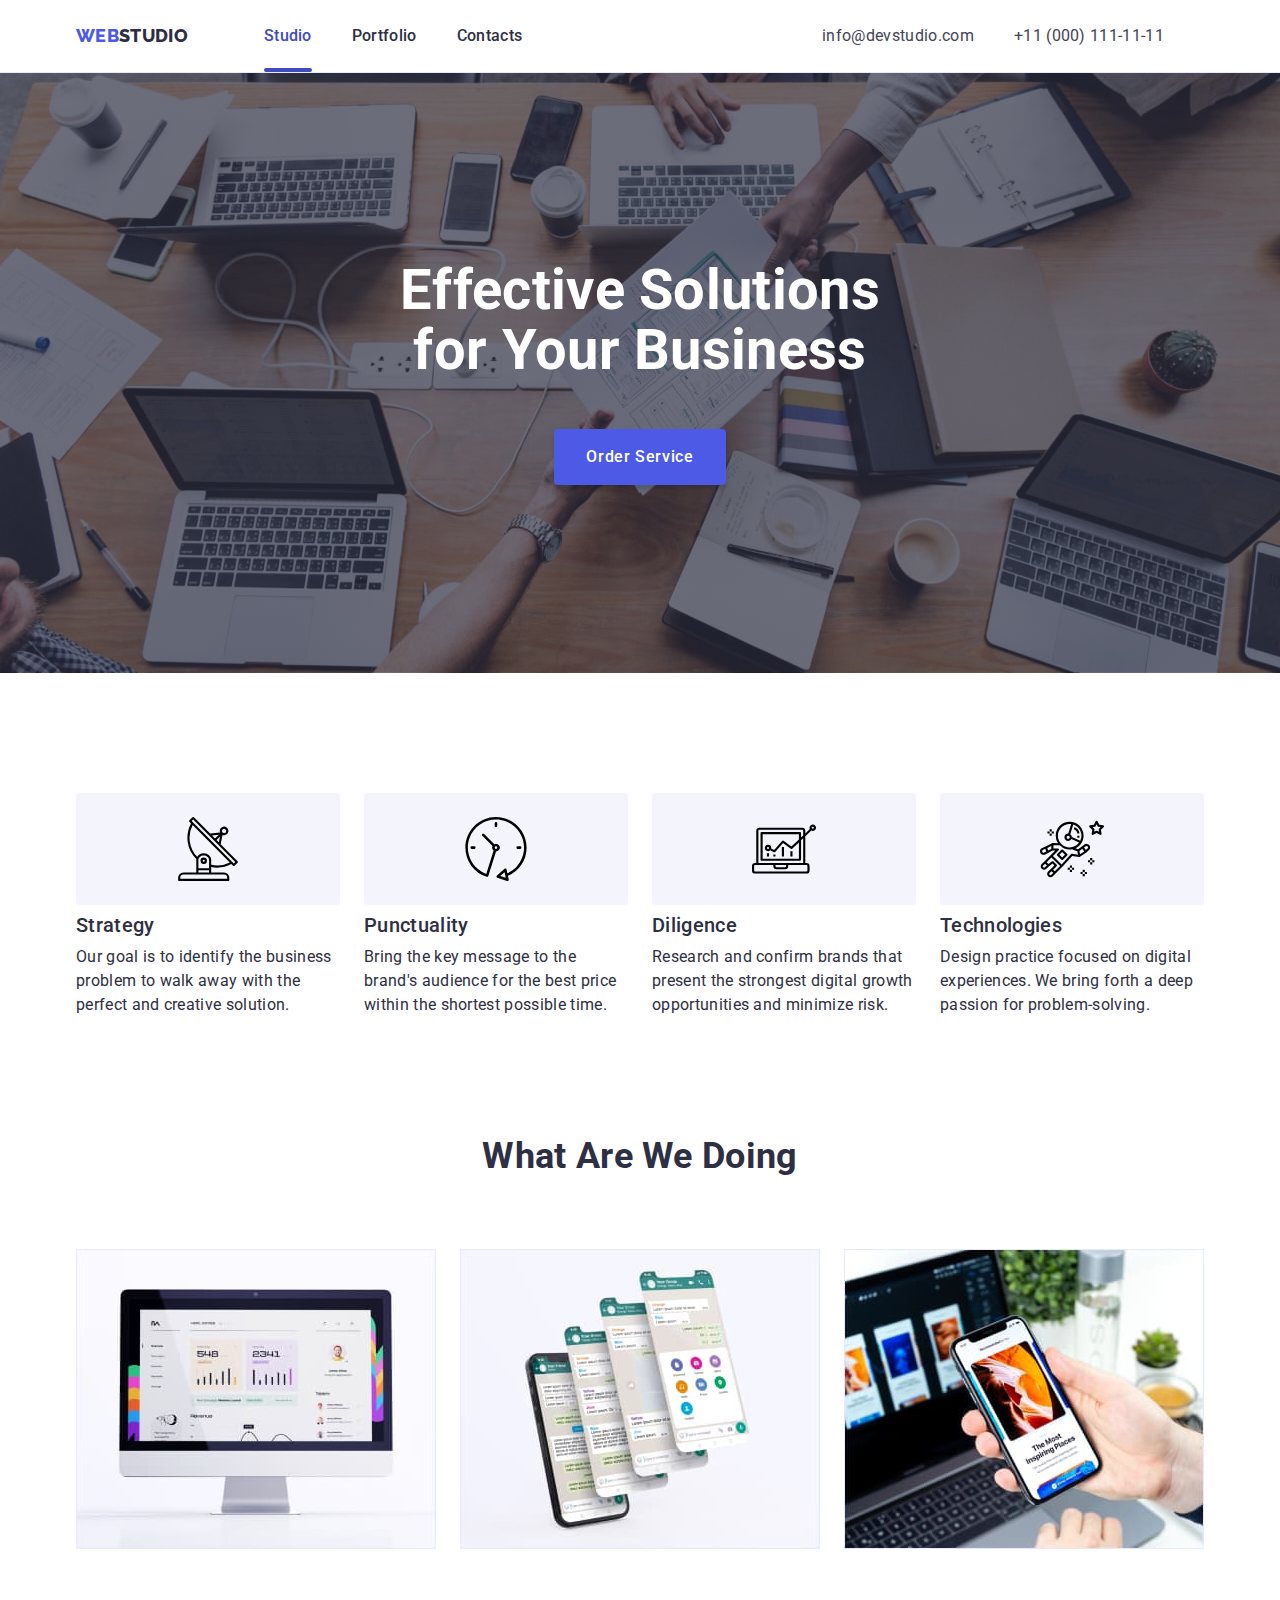
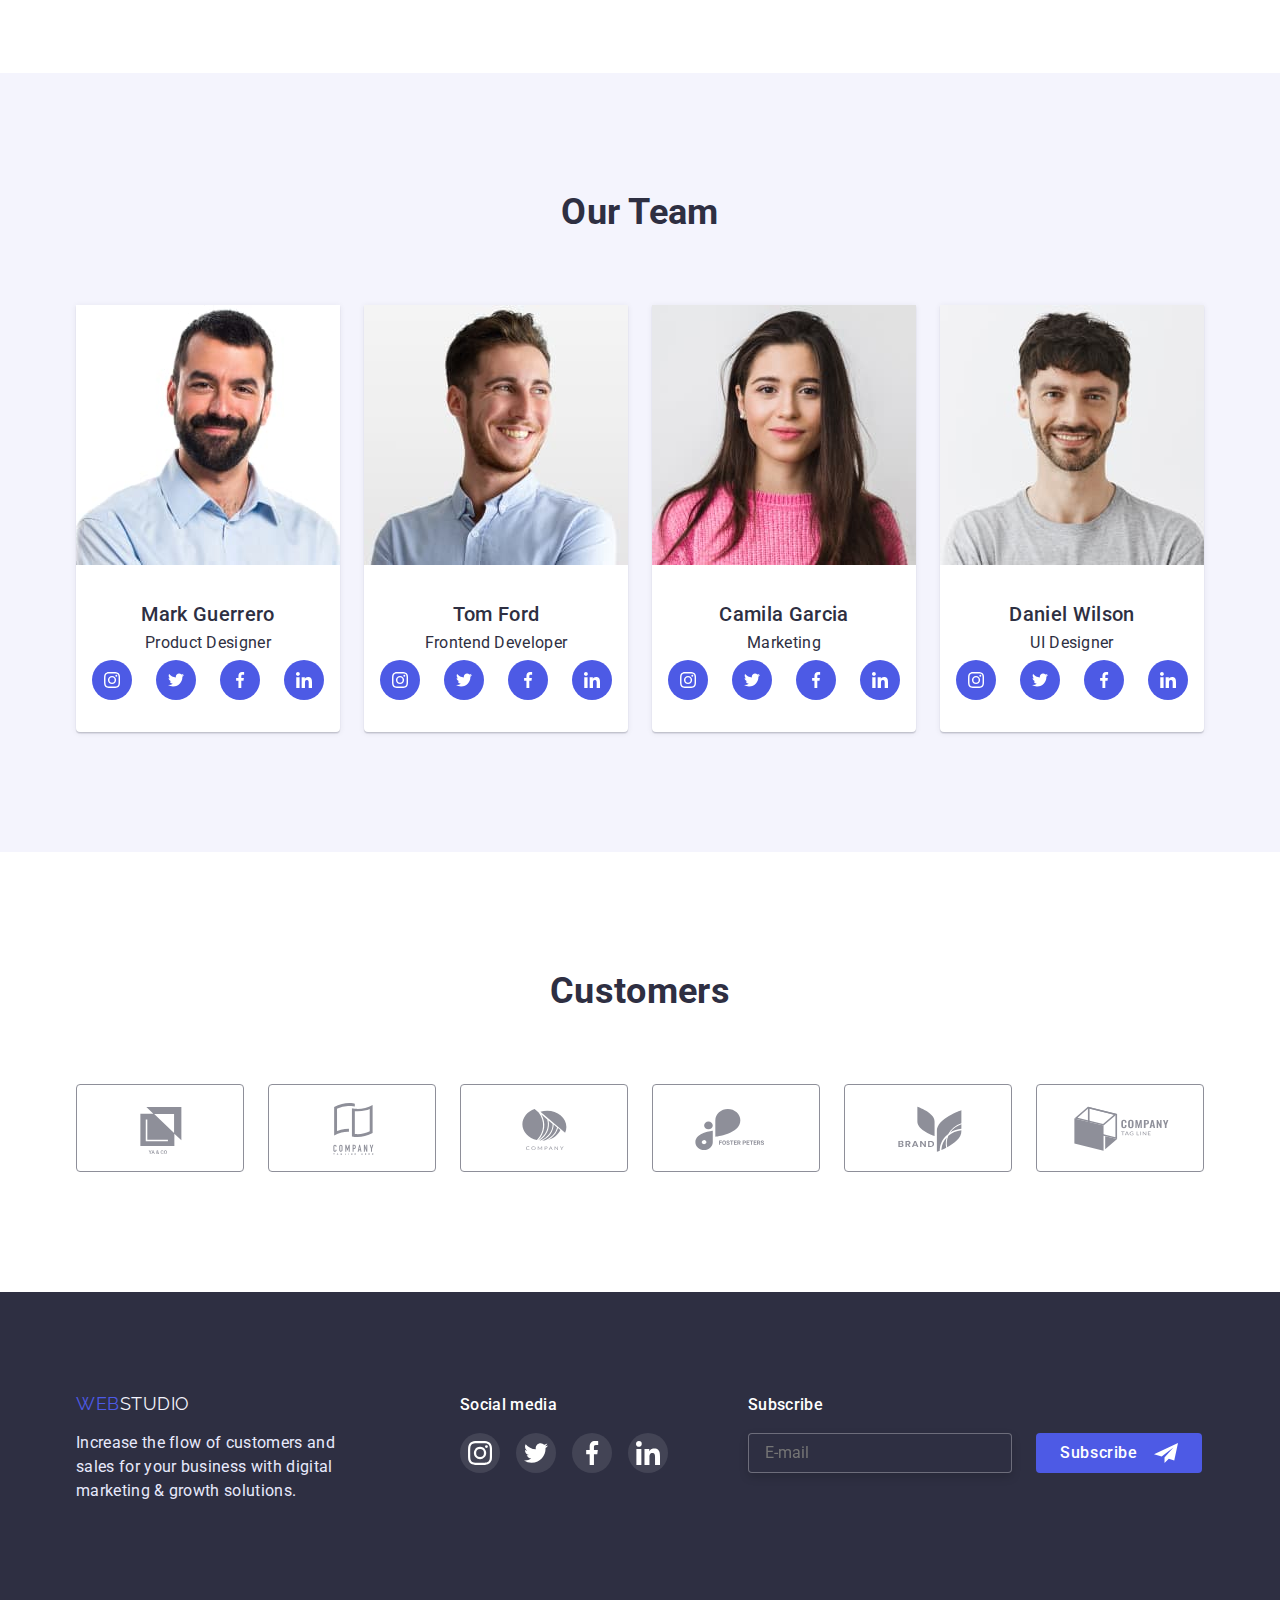
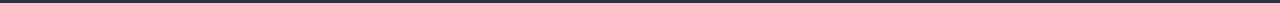
<file: index.html>
<!DOCTYPE html>
<html lang="en">

<head>
    <meta charset="UTF-8">
    <meta http-equiv="X-UA-Compatible" content="IE=edge">
    <meta name="viewport" content="width=device-width, initial-scale=1.0">
    <title>WebStudio</title>
    <link rel="stylesheet" href="https://cdn.jsdelivr.net/npm/modern-normalize@1.1.0/modern-normalize.min.css">
    <link rel="stylesheet" href="./css/styles.css">
    <link rel="preconnect" href="https://fonts.googleapis.com">
    <link rel="preconnect" href="https://fonts.gstatic.com" crossorigin>
    <link
        href="https://fonts.googleapis.com/css2?family=Raleway:wght@800&family=Roboto:wght@400;500;700;900&display=swap"
        rel="stylesheet">
</head>

<body>

    <!-- header -->

    <header>
        <div class="container header-div">
            <a class="logo point" href="./index.html">Web<span class="header-logo">Studio</span></a>
            <nav>
                <ul class="menu-list">
                    <li class="menu-items point">
                        <a class="menu-link current point" href="./index.html">Studio</a>
                    </li>

                    <li class="menu-items point">
                        <a class="menu-link point" href="./portfolio.html">Portfolio</a>
                    </li>

                    <li class="menu-items point">
                        <a class="menu-link point" href="#">Contacts</a>
                    </li>
                </ul>
            </nav>

            <address class="contact">
                <ul class="contact-list">
                    <li class="contact-items point">
                        <a class="contact-link point" href="mailto:info@devstudio.com">info@devstudio.com
                        </a>
                    </li>
                    <li class="contact-items point">
                        <a class="contact-link point" href="tel:+110001111111">+11 (000)
                            111-11-11
                        </a>
                    </li>
                </ul>
            </address>
        </div>

    </header>
    <main>

        <!-- hero -->

        <section class="hero">
            <div class="container">
                <h1 class="hero-title">Effective Solutions
                    for Your Business
                </h1>
                <button data-modal-open class="hero-btn" type="button">Order Service</button>
            </div>
        </section>


        <!-- quality -->

        <section class="section quality">
            <div class="container">
                <ul class="quality-list">
                    <li class="quality-items point">
                        <div class="svg">
                            <svg class="quality-img" width="64" height="64">
                                <use href="./images/icons.svg#icon-antenna"></use>
                            </svg>
                        </div>
                        <h3 class="text-title quality-title">Strategy</h3>
                        <p class="text">Our goal is to identify the business
                            problem to walk away with the perfect and creative solution.
                        </p>
                    </li>
                    <li class="quality-items point">
                        <div class="svg">
                            <svg class="quality-img" width="64" height="64">
                                <use href="./images/icons.svg#icon-clock"></use>
                            </svg>
                        </div>
                        <h3 class="text-title quality-title">Punctuality</h3>
                        <p class="text">Bring the key message to the brand's audience for the best price within the
                            shortest
                            possible
                            time.
                        </p>
                    </li>
                    <li class="quality-items point">
                        <div class="svg">
                            <svg class="quality-img" width="64" height="64">
                                <use href="./images/icons.svg#icon-diagram"></use>
                            </svg>
                        </div>
                        <h3 class="text-title quality-title">Diligence</h3>
                        <p class="text">Research and confirm brands that present the strongest digital growth
                            opportunities
                            and minimize
                            risk.
                        </p>
                    </li>
                    <li class="quality-items point">
                        <div class="svg">
                            <svg class="quality-img" width="64" height="64">
                                <use href="./images/icons.svg#icon-astronaut"></use>
                            </svg>
                        </div>
                        <h3 class="text-title quality-title">Technologies</h3>
                        <p class="text">Design practice focused on digital experiences. We bring forth a deep passion
                            for
                            problem-solving.
                        </p>
                    </li>
                </ul>
            </div>
        </section>



        <!-- specialization -->

        <section class="section specialization">
            <div class="container">
                <h2 class="section-title">What are we doing</h2>
                <ul class="specialization-list point">
                    <li class="specialization-items">
                        <img src="./images/desktop-computer.jpg" alt="desktop computer" width="360">
                    </li>
                    <li class="specialization-items">
                        <img src="./images/phone-screens.jpg" alt="phone screens" width="360">
                    </li>
                    <li class="specialization-items">
                        <img src="./images/phone-pc.jpg" alt="phone and PC connection" width="360">
                    </li>
                </ul>
            </div>
        </section>



        <!-- team -->

        <section class="section team">
            <div class="container">
                <h2 class="section-title">Our Team</h2>

                <ul class="team-list point">

                    <li class="team-items">
                        <img src="./images/photo-mark.jpg" alt="photo Mark" width="264">
                        <div class="wrap">
                            <h3 class="text-title">Mark Guerrero</h3>
                            <p class="team-text">Product Designer</p>
                            <ul class="team-contacts-list">
                                <li class="team-contacts point">
                                    <a href="https://www.instagram.com/" target="_blank" class="team-contacts-link"
                                        aria-label="Instagram">
                                        <svg class="team-contacts-icon" width="16px" height="16px">
                                            <use href="./images/icons.svg#icon-inst"></use>
                                        </svg>
                                    </a>
                                </li>
                                <li class="team-contacts point">
                                    <a href="https://twitter.com/" target="_blank" class="team-contacts-link"
                                        aria-label="Twitter">
                                        <svg class="team-contacts-icon" width="16px" height="16px">
                                            <use href="./images/icons.svg#icon-twt"></use>
                                        </svg>
                                    </a>
                                </li>
                                <li class="team-contacts point">
                                    <a href="https://www.facebook.com/" target="_blank" class="team-contacts-link"
                                        aria-label="Facebook">
                                        <svg class="team-contacts-icon" width="16px" height="16px">
                                            <use href="./images/icons.svg#icon-fb"></use>
                                        </svg>
                                    </a>
                                </li>
                                <li class="team-contacts point">
                                    <a href="https://www.linkedin.com/" target="_blank" class="team-contacts-link"
                                        aria-label="Linkedin">
                                        <svg class="team-contacts-icon" width="16px" height="16px">
                                            <use href="./images/icons.svg#icon-ld"></use>
                                        </svg>
                                    </a>
                                </li>
                            </ul>
                        </div>

                    </li>
                    <li class="team-items">
                        <img src="./images/photo-tom.jpg" alt="photo Tom" width="264">
                        <div class="wrap">
                            <h3 class="text-title">Tom Ford</h3>
                            <p class="team-text">Frontend Developer</p>
                            <ul class="team-contacts-list">
                                <li class="team-contacts point">
                                    <a href="https://www.instagram.com/" target="_blank" class="team-contacts-link"
                                        aria-label="Instagram">
                                        <svg class="team-contacts-icon" width="16px" height="16px">
                                            <use href="./images/icons.svg#icon-inst"></use>
                                        </svg>
                                    </a>
                                </li>
                                <li class="team-contacts point">
                                    <a href="https://twitter.com/" target="_blank" class="team-contacts-link"
                                        aria-label="Twitter">
                                        <svg class="team-contacts-icon" width="16px" height="16px">
                                            <use href="./images/icons.svg#icon-twt"></use>
                                        </svg>
                                    </a>
                                </li>
                                <li class="team-contacts point">
                                    <a href="https://www.facebook.com/" target="_blank" class="team-contacts-link"
                                        aria-label="Facebook">
                                        <svg class="team-contacts-icon" width="16px" height="16px">
                                            <use href="./images/icons.svg#icon-fb"></use>
                                        </svg>
                                    </a>
                                </li>
                                <li class="team-contacts point">
                                    <a href="https://www.linkedin.com/" target="_blank" class="team-contacts-link"
                                        aria-label="Linkedin">
                                        <svg class="team-contacts-icon" width="16px" height="16px">
                                            <use href="./images/icons.svg#icon-ld"></use>
                                        </svg>
                                    </a>
                                </li>
                            </ul>
                        </div>

                    </li>
                    <li class="team-items">
                        <img src="./images/photo-camila.jpg" alt="photo Camila" width="264">
                        <div class="wrap">
                            <h3 class="text-title">Camila Garcia</h3>
                            <p class="team-text">Marketing</p>
                            <ul class="team-contacts-list">
                                <li class="team-contacts point">
                                    <a href="https://www.instagram.com/" target="_blank" class="team-contacts-link"
                                        aria-label="Instagram">
                                        <svg class="team-contacts-icon" width="16px" height="16px">
                                            <use href="./images/icons.svg#icon-inst"></use>
                                        </svg>
                                    </a>
                                </li>
                                <li class="team-contacts point">
                                    <a href="https://twitter.com/" target="_blank" class="team-contacts-link"
                                        aria-label="Twitter">
                                        <svg class="team-contacts-icon" width="16px" height="16px">
                                            <use href="./images/icons.svg#icon-twt"></use>
                                        </svg>
                                    </a>
                                </li>
                                <li class="team-contacts point">
                                    <a href="https://www.facebook.com/" target="_blank" class="team-contacts-link"
                                        aria-label="Facebook">
                                        <svg class="team-contacts-icon" width="16px" height="16px">
                                            <use href="./images/icons.svg#icon-fb"></use>
                                        </svg>
                                    </a>
                                </li>
                                <li class="team-contacts point">
                                    <a href="https://www.linkedin.com/" target="_blank" class="team-contacts-link"
                                        aria-label="Linkedin">
                                        <svg class="team-contacts-icon" width="16px" height="16px">
                                            <use href="./images/icons.svg#icon-ld"></use>
                                        </svg>
                                    </a>
                                </li>
                            </ul>
                        </div>

                    </li>
                    <li class="team-items">
                        <img src="./images/photo-daniel.jpg" alt="photo Daniel" width="264">
                        <div class="wrap">
                            <h3 class="text-title">Daniel Wilson</h3>
                            <p class="team-text">UI Designer</p>
                            <ul class="team-contacts-list">
                                <li class="team-contacts point">
                                    <a href="https://www.instagram.com/" target="_blank" class="team-contacts-link"
                                        aria-label="Instagram">
                                        <svg class="team-contacts-icon" width="16px" height="16px">
                                            <use href="./images/icons.svg#icon-inst"></use>
                                        </svg>
                                    </a>
                                </li>
                                <li class="team-contacts point">
                                    <a href="https://twitter.com/" target="_blank" class="team-contacts-link"
                                        aria-label="Twitter">
                                        <svg class="team-contacts-icon" width="16px" height="16px">
                                            <use href="./images/icons.svg#icon-twt"></use>
                                        </svg>
                                    </a>
                                </li>
                                <li class="team-contacts point">
                                    <a href="https://www.facebook.com/" target="_blank" class="team-contacts-link"
                                        aria-label="Facebook">
                                        <svg class="team-contacts-icon" width="16px" height="16px">
                                            <use href="./images/icons.svg#icon-fb"></use>
                                        </svg>
                                    </a>
                                </li>
                                <li class="team-contacts point">
                                    <a href="https://www.linkedin.com/" target="_blank" class="team-contacts-link"
                                        aria-label="Linkedin">
                                        <svg class="team-contacts-icon" width="16px" height="16px">
                                            <use href="./images/icons.svg#icon-ld"></use>
                                        </svg>
                                    </a>
                                </li>
                            </ul>
                        </div>

                    </li>
                </ul>
            </div>
        </section>


        <!-- customers -->

        <section class="section customers">
            <div class="container">
                <h2 class="section-title">Customers</h2>
                <ul class="customers-list">
                    <li class="customers-items point">
                        <a href="#" class="customers-link" aria-label="company-1">
                            <svg class="customers-svg" width="104" height="56">
                                <use href="./images/icons.svg#icon-Logo-1"></use>
                            </svg>
                        </a>

                    </li>
                    <li class="customers-items point">
                        <a href="#" class="customers-link" aria-label="company-2">
                            <svg class="customers-svg" width="104px" height="56px">
                                <use href="./images/icons.svg#icon-Logo-2"></use>
                            </svg>
                        </a>
                    </li>
                    <li class="customers-items point">
                        <a href="#" class="customers-link" aria-label="company-3">
                            <svg class="customers-svg" width="104px" height="56px">
                                <use href="./images/icons.svg#icon-Logo-3"></use>
                            </svg>
                        </a>
                    </li>
                    <li class="customers-items point">
                        <a href="#" class="customers-link" aria-label="company-4">
                            <svg class="customers-svg" width="104px" height="56px">
                                <use href="./images/icons.svg#icon-Logo-4"></use>
                            </svg>
                        </a>
                    </li>
                    <li class="customers-items point">
                        <a href="#" class="customers-link" aria-label="company-5">
                            <svg class="customers-svg" width="104px" height="56px">
                                <use href="./images/icons.svg#icon-Logo-5"></use>
                            </svg>
                        </a>
                    </li>
                    <li class="customers-items point">
                        <a href="#" class="customers-link" aria-label="company-6">
                            <svg class="customers-svg" width="104px" height="56px">
                                <use href="./images/icons.svg#icon-Logo-6"></use>
                            </svg>
                        </a>
                    </li>
                </ul>
            </div>
        </section>
    </main>


    <!-- footer -->

    <!-- Footer Logo -->
    <footer class="foot">
        <div class="container cont-foot">
            <div class="logo-footer">
                <a class="logo-foot point" href="#">Web<span class="footer-logo">Studio</span></a>
                <p class="footer-text">Increase the flow of customers and sales for your business with digital marketing
                    &
                    growth solutions.
                </p>
            </div>
            <!-- Footer Social Links -->
            <div class="foot-link">
                <p class="soc-text">Social media</p>
                <ul class="foot-list">
                    <li class="foot-soc">
                        <a href="https://www.instagram.com/" target="_blank" class="social-link"
                            aria-label="Instagram link">
                            <svg class="social-links" width="24px" height="24px">
                                <use href="./images/icons.svg#icon-inst"></use>
                            </svg>
                        </a>
                    </li>
                    <li class="foot-soc">
                        <a href="https://twitter.com/" target="_blank" class="social-link" aria-label="Twitter link">
                            <svg class="social-links" width="24px" height="24px">
                                <use href="./images/icons.svg#icon-twt"></use>
                            </svg>
                        </a>
                    </li>
                    <li class="foot-soc">
                        <a href="https://www.facebook.com/" target="_blank" class="social-link"
                            aria-label="Facebook link">
                            <svg class="social-links" width="24px" height="24px">
                                <use href="./images/icons.svg#icon-fb"></use>
                            </svg>
                        </a>
                    </li>
                    <li class="foot-soc">
                        <a href="https://www.linkedin.com/" target="_blank" class="social-link"
                            aria-label="Linkedin link">
                            <svg class="social-links" width="24px" height="24px">
                                <use href="./images/icons.svg#icon-ld"></use>
                            </svg>
                        </a>
                    </li>
                </ul>
            </div>
            <!-- Footer Subscribe -->
            <div class="subscribe">
                <p class="soc-text">Subscribe</p>
                <form class="subscribe-input">
                    <label class="form-email">
                        <input class="form-email-input" type="email" name="Subscribe" placeholder="E-mail" required>
                    </label>

                    <button class="subscribe-btn" type="submit">Subscribe
                        <svg class="svg-tg" width="24px" height="24px">
                            <use href="./images/icons.svg#icon-tg"></use>
                        </svg>
                    </button>
                </form>

            </div>
        </div>
    </footer>
    <!-- modal window -->
    <div data-modal class="backdrop-modal is-hidden">
        <div class="modal">

            <button data-modal-close class="modal-btn" type="button">
                <svg class="modal-icon" width="8" height="8">
                    <use href="./images/icons.svg#close"></use>
                </svg>
            </button>

            <p class="modal-title">Leave your contacts and we will call you back</p>

            <form class="form-modal">
                <label class="form-modal-input">
                    <span class="form-input modal-name">Name</span>
                    <span class="form-input-wrap">
                        <input class="input-modal" type="text" name="user_name" required pattern="[a-zA-Zа-яА-Я]+"
                            minlength="2">
                        <svg class="form-icon" width="18" height="18">
                            <use href="./images/icons.svg#icon-person"></use>
                        </svg>
                    </span>
                </label>

                <label class="form-modal-input">
                    <span class="form-input">Phone</span>
                    <span class="form-input-wrap">
                        <input class="input-modal" type="tel" name="user_phone" required
                            pattern="[0-9]{3}[0-9]{3}[0-9]{2}[0-9]{2}" title="xxx-xxx-xx-xx">
                        <svg class="form-icon" width="18" height="24">
                            <use href="./images/icons.svg#icon-phone"></use>
                        </svg>
                    </span>
                </label>

                <label class="form-modal-input">
                    <span class="form-input">Email</span>
                    <span class="form-input-wrap">
                        <input class="input-modal" type="email" name="user_email" required>
                        <svg class="form-icon" width="18" height="24">
                            <use href="./images/icons.svg#icon-email"></use>
                        </svg>
                    </span>
                </label>

                <label class="form-modal-input">
                    <span class="form-input-message">Comment</span>
                    <textarea class="form-text" name="user_message" placeholder="Text input"></textarea>
                </label>

                <label class="modal-check" for="user_policy">
                    <input class="modal-form-checkbox hidden-vis" type="checkbox" name="user_policy" id="user_policy">
                    <span class="modal-checkbox-hid">
                        <svg class="modal-checkbox-icon" width="10" height="8">
                            <use href="./images/icons.svg#icon-Vector"></use>
                        </svg>
                    </span>
                    I accept the terms and conditions of the&nbsp;
                    <a class="policy-link" href="#">Privacy Policy</a>
                </label>

                <button class="send-btn" type="submit">Send</button>
            </form>
        </div>
    </div>
    <script src="./js/modal.js"></script>
</body>

</html>
</file>
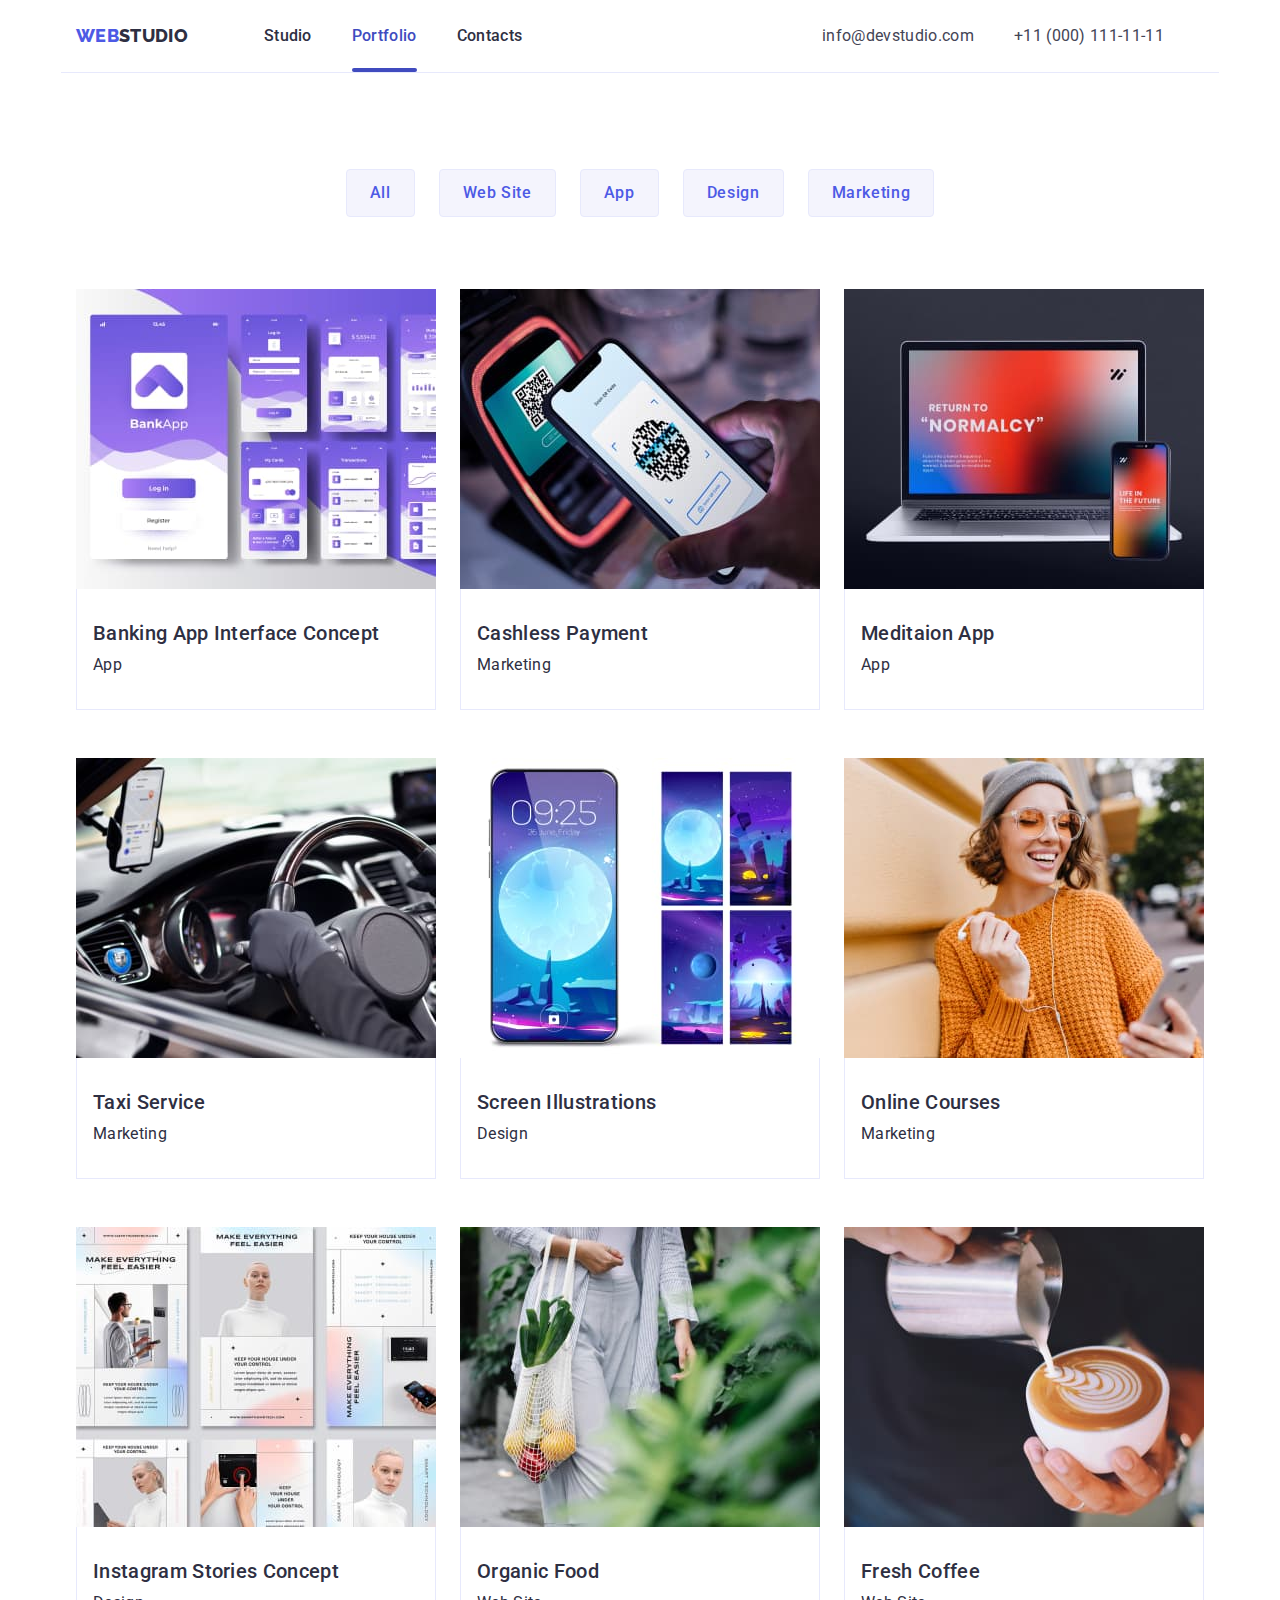
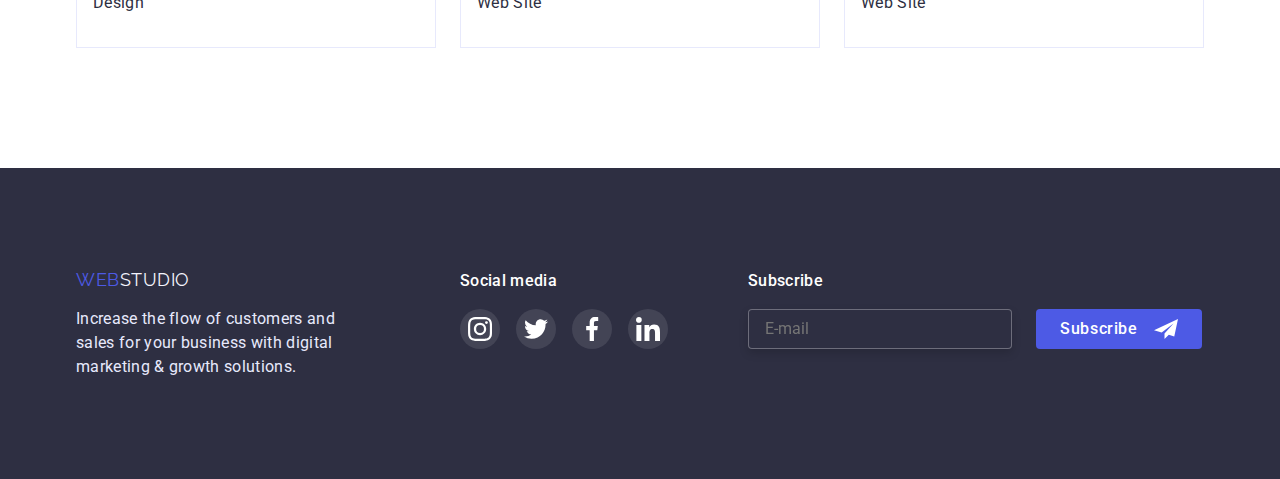
<file: portfolio.html>
<!DOCTYPE html>
<html lang="en">

<head>
    <meta charset="UTF-8">
    <meta http-equiv="X-UA-Compatible" content="IE=edge">
    <meta name="viewport" content="width=device-width, initial-scale=1.0">
    <title>Portfolio</title>
    <link rel="stylesheet" href="https://cdn.jsdelivr.net/npm/modern-normalize@1.1.0/modern-normalize.min.css">
    <link rel="stylesheet" href="./css/styles.css">
    <link rel="preconnect" href="https://fonts.googleapis.com">
    <link rel="preconnect" href="https://fonts.gstatic.com" crossorigin>
    <link
        href="https://fonts.googleapis.com/css2?family=Raleway:wght@800&family=Roboto:wght@400;500;700;900&display=swap"
        rel="stylesheet">
</head>

<body>

    <!-- header -->

    <header class="container">
        <div class="header-div">
            <a class="logo point" href="./index.html">Web<span class="header-logo">Studio</span>
            </a>
            <nav>
                <ul class="menu-list">
                    <li class="menu-items point">
                        <a class="menu-link point" href="./index.html">Studio</a>
                    </li>

                    <li class="menu-items point">
                        <a class="menu-link current point" href="./portfolio.html">Portfolio</a>
                    </li>

                    <li class="menu-items point">
                        <a class="menu-link point" href="#">Contacts</a>
                    </li>
                </ul>
            </nav>

            <address class="contact">
                <ul class="contact-list">
                    <li class="contact-items point">
                        <a class="contact-link point" href="mailto:info@devstudio.com">info@devstudio.com</a>
                    </li>
                    <li class="contact-items point">
                        <a class="contact-link point" href="tel:+110001111111">+11 (000) 111-11-11</a>
                    </li>
                </ul>
            </address>

        </div>

    </header>
    <main>

        <!-- Filters buttons-->

        <section class="section portfolio">
            <div class="container">
                <h1 hidden>#</h1>
                <ul class="filters-list point">
                    <li class="filters-items">
                        <button class="filters-btn" type="button">All</button>
                    </li>
                    <li class="filters-items">
                        <button class="filters-btn" type="button">Web Site</button>
                    </li>
                    <li class="filters-items">
                        <button class="filters-btn" type="button">App</button>
                    </li>
                    <li class="filters-items">
                        <button class="filters-btn" type="button">Design</button>
                    </li>
                    <li><button class="filters-btn" type="button">Marketing</button>
                    </li>
                </ul>

                <!-- Portfolio list -->

                <ul class="img-list point">
                    <li class="img-items">
                        <a class="portfolio-link point" href="#">
                            <div class="port-wrapper">
                                <img class="port-img" src="./images/portfolio/portfolio-row1-first.jpg"
                                    alt="Banking app interface concept" width="360" height="300">
                                <p class="overlay">Lorem, ipsum dolor sit amet consectetur adipisicing elit.
                                    Perferendis,
                                    quidem! Optio, corporis beatae!</p>
                            </div>
                            <div class="delineation">
                                <h2 class="text-title">Banking App Interface Concept</h2>
                                <p class="text">App</p>
                            </div>
                        </a>
                    </li>
                    <li class="img-items">
                        <a class="portfolio-link point" href="#">
                            <div class="port-wrapper">
                                <img class="port-img" src="./images/portfolio/portfolio-row1-second.jpg"
                                    alt="Cashless payment photo" width="360" height="300">
                                <p class="overlay">Lorem, ipsum dolor sit amet consectetur adipisicing elit.
                                    Perferendis,
                                    quidem! Optio, corporis beatae!</p>
                            </div>
                            <div class="delineation">
                                <h2 class="text-title">Cashless Payment</h2>
                                <p class="text">Marketing</p>
                            </div>
                        </a>
                    </li>
                    <li class="img-items">
                        <a class="portfolio-link point" href="#">
                            <div class="port-wrapper">
                                <img class="port-img" src="./images/portfolio/portfolio-row1-third.jpg"
                                    alt="Meditaion app photo" width="360" height="300">
                                <p class="overlay">Lorem,
                                    ipsum dolor sit amet consectetur adipisicing elit. Perferendis,
                                    quidem ! Optio,
                                    corporis beatae !</p>
                            </div>
                            <div class="delineation">
                                <h2 class="text-title">Meditaion App</h2>
                                <p class="text">App</p>
                            </div>
                        </a>
                    </li>
                    <li class="img-items">
                        <a class="portfolio-link point" href="#">
                            <div class="port-wrapper">
                                <img class="port-img" src="./images/portfolio/portfolio-row2-first.jpg"
                                    alt="Taxi service photo" width="360" height="300">
                                <p class="overlay">Lorem,
                                    ipsum dolor sit amet consectetur adipisicing elit. Perferendis,
                                    quidem ! Optio,
                                    corporis beatae !</p>
                            </div>
                            <div class="delineation">
                                <h2 class="text-title">Taxi Service</h2>
                                <p class="text">Marketing</p>
                            </div>
                        </a>
                    </li>
                    <li class="img-items">
                        <a class="portfolio-link point" href="#">
                            <div class="port-wrapper">
                                <img class="port-img" src="./images/portfolio/portfolio-row2-second.jpg"
                                    alt="Screen illustrations photo" width="360" height="300">
                                <p class="overlay">Lorem,
                                    ipsum dolor sit amet consectetur adipisicing elit. Perferendis,
                                    quidem ! Optio,
                                    corporis beatae !</p>
                            </div>
                            <div class="delineation">
                                <h2 class="text-title">Screen Illustrations</h2>
                                <p class="text">Design</p>
                            </div>
                        </a>
                    </li>
                    <li class="img-items">
                        <a class="portfolio-link point" href="#">
                            <div class="port-wrapper">
                                <img class="port-img" src="./images/portfolio/portfolio-row2-third.jpg"
                                    alt="Online courses" width="360" height="300">
                                <p class="overlay">Lorem,
                                    ipsum dolor sit amet consectetur adipisicing elit. Perferendis,
                                    quidem ! Optio,
                                    corporis beatae !</p>
                            </div>
                            <div class="delineation">
                                <h2 class="text-title">Online Courses</h2>
                                <p class="text">Marketing</p>
                            </div>
                        </a>
                    </li>
                    <li class="img-items">
                        <a class="portfolio-link point" href="#">
                            <div class="port-wrapper">
                                <img class="port-img" src="./images/portfolio/portfolio-row3-first.jpg"
                                    alt="Instagram stories concept" width="360" height="300">
                                <p class="overlay">Lorem,
                                    ipsum dolor sit amet consectetur adipisicing elit. Perferendis,
                                    quidem ! Optio,
                                    corporis beatae !</p>
                            </div>
                            <div class="delineation">
                                <h2 class="text-title">Instagram Stories Concept</h2>
                                <p class="text">Design</p>
                            </div>
                        </a>
                    </li>
                    <li class="img-items">
                        <a class="portfolio-link point" href="#">
                            <div class="port-wrapper">
                                <img class="port-img" src="./images/portfolio/portfolio-row3-second.jpg"
                                    alt="Organic food photo" width="360" height="300">
                                <p class="overlay">Lorem,
                                    ipsum dolor sit amet consectetur adipisicing elit. Perferendis,
                                    quidem ! Optio,
                                    corporis beatae !</p>
                            </div>
                            <div class="delineation">
                                <h2 class="text-title">Organic Food</h2>
                                <p class="text">Web Site</p>
                            </div>
                        </a>
                    </li>
                    <li class="img-items">
                        <a class="portfolio-link point" href="#">
                            <div class="port-wrapper">
                                <img class="port-img" src="./images/portfolio/portfolio-row3-third.jpg"
                                    alt="Fresh coffee photo" width="360" height="300">
                                <p class="overlay">Lorem,
                                    ipsum dolor sit amet consectetur adipisicing elit. Perferendis,
                                    quidem ! Optio,
                                    corporis beatae !</p>
                            </div>
                            <div class="delineation">
                                <h2 class="text-title">Fresh Coffee</h2>
                                <p class="text">Web Site</p>
                            </div>
                        </a>
                    </li>
                </ul>
            </div>
        </section>
    </main>

    <!-- footer -->

    <!-- Footer Logo -->
    <footer class="foot">
        <div class="container cont-foot">
            <div class="logo-footer">
                <a class="logo-foot point" href="#">Web<span class="footer-logo">Studio</span></a>
                <p class="footer-text">Increase the flow of customers and sales for your business with digital marketing
                    &
                    growth solutions.
                </p>
            </div>
            <!-- Footer Social Links -->
            <div class="foot-link">
                <p class="soc-text">Social media</p>
                <ul class="foot-list">
                    <li class="foot-soc">
                        <a href="https://www.instagram.com/" target="_blank" class="social-link"
                            aria-label="Instagram link">
                            <svg class="social-links" width="24px" height="24px">
                                <use href="./images/icons.svg#icon-inst"></use>
                            </svg>
                        </a>
                    </li>
                    <li class="foot-soc">
                        <a href="https://twitter.com/" target="_blank" class="social-link" aria-label="Twitter link">
                            <svg class="social-links" width="24px" height="24px">
                                <use href="./images/icons.svg#icon-twt"></use>
                            </svg>
                        </a>
                    </li>
                    <li class="foot-soc">
                        <a href="https://www.facebook.com/" target="_blank" class="social-link"
                            aria-label="Facebook link">
                            <svg class="social-links" width="24px" height="24px">
                                <use href="./images/icons.svg#icon-fb"></use>
                            </svg>
                        </a>
                    </li>
                    <li class="foot-soc">
                        <a href="https://www.linkedin.com/" target="_blank" class="social-link"
                            aria-label="Linkedin link">
                            <svg class="social-links" width="24px" height="24px">
                                <use href="./images/icons.svg#icon-ld"></use>
                            </svg>
                        </a>
                    </li>
                </ul>
            </div>
            <!-- Footer Subscribe -->
            <div class="subscribe">
                <p class="soc-text">Subscribe</p>
                <form class="subscribe-input">
                    <label class="form-email">
                        <input class="form-email-input" type="email" name="Subscribe" placeholder="E-mail" required>
                    </label>

                    <button class="subscribe-btn" type="submit">Subscribe
                        <svg class="svg-tg" width="24px" height="24px">
                            <use href="./images/icons.svg#icon-tg"></use>
                        </svg>
                    </button>
                </form>

            </div>
        </div>
    </footer>
</body>

</html>
</file>
<file: css/styles.css>
:root {
    --primary-text-color: #2E2F42;
    --link-color: #434455;
    --logo-btn-color: #4D5AE5;
    --hover-focus-color: #404BBF;
    --footerlogo-bcg-color: #F4F4FD;
    --white-color: #ffffff;
    --filter-btn: #E7E9FC;
    --hover-footer: #31D0AA;

}

body {
    font-family: "Roboto", sans-serif;
    letter-spacing: 0.02em;
    color: var(--primary-text-color);
    background-color: var(--white-color);
}

h1,
h2,
h3,
h4,
h5,
h6 {
    margin: 0;
    padding: 0;
}

p {
    margin: 0;
    padding: 0;
}

ul {
    margin: 0;
    padding: 0;
}

/* контейнер задає область контенту */
.container {
    width: 1158px;
    padding: 0 15px;
    margin-left: auto;
    margin-right: auto;
}

/* приховати підкреслення/крапку */
.point {
    text-decoration: none;
    list-style-type: none;
}

.hidden-vis {
    position: absolute;
    width: 1px;
    height: 1px;
    margin: -1px;
    border: 0;
    padding: 0;
    white-space: nowrap;
    clip-path: inset(100%);
    clip: rect(0 0 0 0);
    overflow: hidden;
}

/* header */
header {
    border-bottom: 1px solid var(--filter-btn);
}

/* header logo */
.logo {
    font-family: "Raleway", sans-serif;
    font-weight: 800;
    font-size: 18px;
    line-height: 1.33;
    color: var(--logo-btn-color);
    text-transform: uppercase;
}

.header-logo {
    color: var(--primary-text-color);
}

.header-div {
    display: flex;
    align-items: center;
}

/* footer logo */
.footer-logo {
    color: var(--footerlogo-bcg-color);
}

/* header-menu */
.menu-list {
    font-family: 'Roboto';
    font-weight: 500;
    font-size: 16px;
    line-height: 1.5;
    letter-spacing: 0.02em;
    color: var(--primary-text-color);
    display: flex;
    margin-left: 76px;
}

.menu-link {
    color: var(--primary-text-color);
    display: block;
    padding: 24px 0;
    margin-right: 40px;
    position: relative;
    transition-duration: 250ms;
    transition-property: color;
    transition-timing-function: cubic-bezier(0.4, 0, 0.2, 1);
}

.menu-link:hover,
.menu-link:focus {
    color: var(--hover-focus-color);
}

/* підкреслення поточної сторінки */
.current {
    color: var(--hover-focus-color);
}

.menu-link.current::after {
    position: absolute;
    bottom: 0;
    content: '';
    display: block;
    width: 100%;
    height: 4px;
    border-radius: 4px;
    background-color: var(--hover-focus-color);
}

/* header contact */

.contact {
    margin-left: auto;
}

.contact-list {
    line-height: 1.5;
    letter-spacing: 0.02em;
    color: var(--link-color);
    display: flex;
}

.contact-link {
    font-style: normal;
    color: var(--link-color);
    display: block;
    transition-duration: 250ms;
    transition-property: color;
    transition-timing-function: cubic-bezier(0.4, 0, 0.2, 1);
}

.contact-link:hover,
.contact-link:focus {
    color: var(--hover-focus-color);
}

.contact-items {
    margin-right: 40px;
}

/* hero */

.hero {
    background-color: var(--primary-text-color);
    padding-top: 188px;
    padding-bottom: 188px;
    text-align: center;
    background-image: linear-gradient(rgba(46, 47, 66, 0.7), rgba(46, 47, 66, 0.7)), url(../images/hero/people-office\ 1.jpg);
    max-width: 1440px;
    background-repeat: no-repeat;
    background-position: center;
    margin-left: auto;
    margin-right: auto;
}

.backdrop {
    background-image: linear-gradient(rgba(46, 47, 66, 0.7), rgba(46, 47, 66, 0.7)), url(../images/hero/people-office\ 1.jpg);
    background-repeat: no-repeat;
    text-align: center;
    width: 100%;
    height: 100%;
}

.hero-title {
    font-size: 56px;
    line-height: 1.07;
    text-align: center;
    color: var(--white-color);
    margin-bottom: 48px;
    max-width: 496px;
    margin-left: auto;
    margin-right: auto;
}

.hero-btn {
    background-color: var(--logo-btn-color);
    color: var(--white-color);
    font-family: 'Roboto', sans-serif;
    font-weight: 500;
    font-size: 16px;
    line-height: 1.5;
    letter-spacing: 0.04em;
    cursor: pointer;
    box-shadow: 0px 4px 4px rgba(0, 0, 0, 0.15);
    border-radius: 4px;
    border: none;
    padding: 16px 32px;
    transition-duration: 250ms;
    transition-property: background, box-shadow;
    transition-timing-function: cubic-bezier(0.4, 0, 0.2, 1);
}

.hero-btn:hover,
.hero-btn:focus {
    background: var(--hover-focus-color);
    box-shadow: 0px 1px 6px rgba(46, 47, 66, 0.08);
    border-radius: 4px;
    letter-spacing: 0.04em;
}

/* quality */

.text-title {
    font-weight: 500;
    font-size: 20px;
    line-height: 1.2;
}

.text {
    font-size: 16px;
    line-height: 1.5;
    margin-top: 8px;
}

.section-title {
    font-size: 36px;
    line-height: 1.11;
    text-align: center;
    text-transform: capitalize;
    margin-bottom: 72px;
}

.section {
    padding-top: 120px;
    padding-bottom: 120px;
}

.quality-list {
    display: flex;
    gap: 24px;
}

.quality-items {
    flex-basis: calc((100% - 24px)/4);

}

.quality-title {
    margin-bottom: 8px;
}

.specialization {
    padding-top: 0;
}

.specialization-list {
    display: flex;
    gap: 24px;
}

/* team */

.team {
    background-color: var(--footerlogo-bcg-color);
}

.team-items {
    background-color: var(--white-color);
    flex-basis: calc((100%-72px)/4);
    box-shadow: 0px 1px 6px rgba(46, 47, 66, 0.08), 0px 1px 1px rgba(46, 47, 66, 0.16), 0px 2px 1px rgba(46, 47, 66, 0.08);
    border-radius: 0px 0px 4px 4px;
}

.team-list {
    display: flex;
    gap: 24px;
}

.wrap {
    padding: 32px 0;
    text-align: center;
}

.team-text {
    margin-top: 8px;
}

.team-contacts {
    width: 40px;
    height: 40px;
    padding-left: 0;
}

.team-contacts-list {
    display: flex;
    gap: 24px;
    justify-content: center;
    padding-top: 8px;
}

.team-contacts-link {
    display: flex;
    align-items: center;
    justify-content: center;
    width: 40px;
    height: 40px;
    background-color: var(--logo-btn-color);
    border-radius: 50%;
    transition-duration: 250ms;
    transition-property: background-color;
    transition-timing-function: cubic-bezier(0.4, 0, 0.2, 1);
}

.team-contacts-link:hover,
.team-contacts-link:focus {
    background-color: var(--hover-focus-color);
}

.team-contacts-icon {
    fill: var(--white-color);
}

/* customers */
.customers-list {
    display: flex;
    gap: 24px;
}

.customers-items {
    flex-basis: calc((100% - 24px) / 5);
}

.customers-link {
    display: flex;
    align-items: center;
    justify-content: center;
    border: 1px solid #8E8F99;
    border-radius: 4px;
    width: 168px;
    height: 88px;
    color: #8E8F99;
    transition-duration: 250ms;
    transition-property: color, border-color;
    transition-timing-function: cubic-bezier(0.4, 0, 0.2, 1);
}

.customers-link:hover,
.customers-link:focus {
    border-color: var(--hover-focus-color);
    color: var(--hover-focus-color);
}

.customers-svg {
    fill: currentColor;
}

/* footer */

.foot {
    background-color: var(--primary-text-color);
    padding-top: 100px;
    padding-bottom: 100px;

}

.footer-text {
    color: #E7E9FC;
    font-size: 16px;
    line-height: 1.5;
    letter-spacing: 0.02em;
    width: 264px;
}

.logo-footer {
    margin-right: 120px;
}

.logo-foot {
    font-family: "Raleway", sans-serif;
    font-size: 18px;
    line-height: 1.3;
    color: var(--logo-btn-color);
    text-transform: uppercase;
    margin-bottom: 16px;
    display: block;
    letter-spacing: 0.03em;
}

.cont-foot {
    display: flex;
    align-items: baseline;
}

/* footer social */

.foot-link {
    margin-right: 80px;
}

.foot-soc {
    color: var(--white-color);
    margin-bottom: 16px;
    font-weight: 500;
    line-height: calc(24/16);
    list-style: none;
    float: left;
}

.soc-text {
    color: var(--white-color);
    font-weight: 500;
    line-height: 1.5;
    margin-bottom: 16px;
}

.foot-list {
    display: flex;
    gap: 16px;
    float: left;
}

.foot-soc:last-child {
    margin-right: 0;
}

.social-link {
    display: flex;
    fill: var(--white-color);
    background-color: var(--link-color);
    border-radius: 50%;
    width: 40px;
    height: 40px;
    justify-content: center;
    align-items: center;
    transition-duration: 250ms;
    transition-property: background-color;
    transition-timing-function: cubic-bezier(0.4, 0, 0.2, 1);
}

.social-link:hover,
.social-link:focus {
    background-color: var(--hover-footer);
}


.subscribe {
    display: block;
}

.subscribe-input {
    display: flex;
    align-items: flex-start;
    justify-content: center;
}

.form-email {
    margin-right: 24px;
    width: 264px;
}

.form-email-input {
    border: 1px solid rgba(255, 255, 255, 0.3);
    filter: drop-shadow(0px 4px 4px rgba(0, 0, 0, 0.15));
    border-radius: 4px;
    color: var(--white-color);
    background-color: var(--primary-text-color);
    width: 100%;
    padding: 7px 16px;
    line-height: 1.5;

}

.subscribe-btn {
    background-color: var(--logo-btn-color);
    color: var(--white-color);
    font-weight: 500;
    line-height: 1.5;
    letter-spacing: 0.04em;
    cursor: pointer;
    border-radius: 4px;
    border: none;
    gap: 16px;
    min-width: 165px;
    padding: 8px 24px;
    display: flex;
    text-align: center;
    align-items: center;
    transition-duration: 250ms;
    transition-property: background,
        box-shadow;
    transition-timing-function: cubic-bezier(0.4, 0, 0.2, 1);
}

.subscribe-btn:hover,
.subscribe-btn:focus {
    background: var(--hover-focus-color);
    box-shadow: 0px 1px 6px rgba(46, 47, 66, 0.08);
    border-radius: 4px;
    letter-spacing: 0.04em;
}

.svg-tg {
    fill: var(--white-color)
}


/* portfolio*/

.filters-btn {
    background-color: var(--footerlogo-bcg-color);
    color: var(--logo-btn-color);
    font-family: 'Roboto', sans-serif;
    font-weight: 500;
    font-size: 16px;
    line-height: 1.5;
    letter-spacing: 0.04em;
    cursor: pointer;
    border: 1px solid var(--filter-btn);
    border-radius: 4px;
    padding: 11px 23px;
    transition-duration: 250ms;
    transition-property: background, color, border-color, box-shadow;
    transition-timing-function: cubic-bezier(0.4, 0, 0.2, 1);
}

.filters-btn:hover,
.filters-btn:focus {
    background: var(--hover-focus-color);
    color: var(--white-color);
    box-shadow: 0px 1px 6px rgba(46, 47, 66, 0.58);
    border-color: var(--hover-focus-color);
}

.portfolio {
    padding-top: 96px;
}

.filters-list {
    display: flex;
    justify-content: center;
    margin-bottom: 72px;
}

.filters-items {
    margin-right: 24px;
}

.filters-items:hover {
    box-shadow: 0px 1px 6px rgba(46, 47, 66, 0.18);
}

.port-img {
    display: block;
    min-width: 100%;
    height: auto;
}

.img-list {
    display: flex;
    flex-wrap: wrap;
    row-gap: 48px;
    column-gap: 24px;
}

.img-items {
    flex-basis: calc((100% - 48px) / 3);
}

.portfolio-link {
    display: block;
    position: relative;
}

.portfolio-link:hover {
    box-shadow: 0px 1px 6px rgba(46, 47, 66, 0.08), 0px 1px 1px rgba(46, 47, 66, 0.16), 0px 2px 1px rgba(46, 47, 66, 0.08);
}

.portfolio-link:hover .overlay,
.portfolio-link:focus .overlay {
    transform: translate(0, 0);
}

.overlay {
    position: absolute;
    top: 0;
    left: 0;
    width: 100%;
    height: 100%;
    overflow: auto;
    transform: translate(0, 100%);
    transition: transform 250ms linear;
    background-color: hsla(235, 75%, 60%, 0.95);
    font-size: 20px;
    color: var(--white-color);
    padding-top: 40px;
    padding-left: 50px;
}

.port-wrapper {
    display: block;
    position: relative;
    overflow: hidden;
}

.delineation {
    padding: 32px 16px;
    border: 1px solid var(--filter-btn);
    border-top: none;
    color: var(--primary-text-color);
}

.svg {
    display: flex;
    justify-content: center;
    align-items: center;
    margin-bottom: 8px;
    height: 112px;
    border-radius: 4px;
    background-color: var(--footerlogo-bcg-color);
}


/* modal window */
.backdrop-modal {
    position: fixed;
    background-color: rgba(46, 47, 66, 0.4);
    width: 100%;
    height: 100%;
    top: 0;
    left: 0;
    transition: opacity 250ms cubic-bezier(0.4, 0, 0.2, 1), visibility 250ms cubic-bezier(0.4, 0, 0.2, 1);
}

.backdrop-modal.is-hidden {
    visibility: hidden;
    opacity: 0;
    pointer-events: none;
}

.modal {
    position: absolute;
    top: 50%;
    left: 50%;
    transform: translate(-50%, -50%);
    padding: 72px 24px 24px;
    width: 408px;
    min-height: 584px;
    background: #FCFCFC;
    box-shadow: 0px 1px 1px rgba(0, 0, 0, 0.14), 0px 1px 3px rgba(0, 0, 0, 0.12), 0px 2px 1px rgba(0, 0, 0, 0.2);
    border-radius: 4px;
}

.form-modal-input {
    display: block;
}

.modal-title {
    display: block;
    text-align: center;
    margin-bottom: 14px;
    color: #2E2F42;
    font-weight: 500;
    line-height: 1.5;
}

.form-modal-input+.form-modal-input {
    margin-top: 8px;
}

.form-input {
    display: block;
    color: #8E8F99;
    margin-bottom: 4px;
    font-size: 12px;
    line-height: 1.16;
    letter-spacing: 0.01em;
}

.form-input.modal-name {
    letter-spacing: 0.04em;
    line-height: 1.33;
}

.form-input-wrap {
    position: relative;
    display: block;
}

.form-icon {
    position: absolute;
    top: 50%;
    left: 16px;
    transform: translateY(-50%);
    fill: var(--primary-text-color);
    transition: fill 250ms cubic-bezier(0.4, 0, 0.2, 1);
}



.input-modal {
    padding-left: 38px;
    padding-right: 38px;
    font-size: 14px;
    line-height: 1.5;
    height: 40px;
}

.input-modal:focus,
.form-input-message:focus {
    border: 1px solid var(--logo-btn-color);
    outline: transparent;
}

.input-modal:focus+.form-icon {
    fill: var(--logo-btn-color);
}

.form-input-message {
    display: block;
    margin-bottom: 4px;
    font-size: 12px;
    line-height: 1.16;
    letter-spacing: 0.01em;
    color: #8E8F99;
}

.form-text::placeholder {
    font-size: 12px;
    line-height: 1.33;
    letter-spacing: 0.04em;
    color: rgba(117, 117, 117, 0.5)
}

.form-text {
    display: block;
    height: 120px;
    width: 360px;
    padding: 8px 16px;
    border-color: rgba(33, 33, 33, 0.2);
    border-radius: 4px;
    resize: none;
    font-size: 14px;
    line-height: 1.5;
    transition: border 250ms cubic-bezier(0.4, 0, 0.2, 1);
}

.input-modal {
    width: 100%;
    border: 1px solid rgba(33, 33, 33, 0.2);
    border-radius: 4px;
    transition: border 250ms cubic-bezier(0.4, 0, 0.2, 1);
}

.modal-checkbox-hid {
    display: flex;
    align-items: center;
    justify-content: center;
    width: 16px;
    height: 16px;
    border: 1.25px solid var(--primary-text-color);
    border-radius: 2px;
    margin-right: 8px;
    cursor: pointer;
    transition: border-color 250ms cubic-bezier(0.4, 0, 0.2, 1), background-color 250ms cubic-bezier(0.4, 0, 0.2, 1);
}

.modal-checkbox-icon {
    opacity: 0;
}

.modal-form-checkbox:checked+.modal-checkbox-hid>.modal-checkbox-icon {
    opacity: 1;
}

.modal-form-checkbox:checked+.modal-checkbox-hid {
    border-color: var(--hover-focus-color);
    background-color: var(--hover-focus-color);
    fill: var(--white-color);
    transition: background-color, border-color 250ms cubic-bezier(0.4, 0, 0.2, 1);
}

.modal-check {
    display: flex;
    align-items: center;
    margin-bottom: 24px;
    margin-top: 16px;

    font-size: 12px;
    line-height: 1.33;
    letter-spacing: 0.04em;
    color: #757575;
}



.modal-form-checkbox:focus+.modal-checkbox-hid {
    border-color: var(--hover-focus-color);
}

.policy-link {
    color: var(--logo-btn-color);
}

.send-btn {
    display: block;
    margin-left: auto;
    margin-right: auto;
    min-width: 169px;
    padding: 16px 32px;
    background: var(--logo-btn-color);
    box-shadow: 0px 4px 4px rgba(0, 0, 0, 0.15);
    border: none;
    border-radius: 4px;
    font-weight: 500;
    line-height: 1.5;
    letter-spacing: 0.04em;
    color: var(--white-color);
    cursor: pointer;
}

.modal-btn {
    position: absolute;
    top: 24px;
    right: 24px;
    display: flex;
    align-items: center;
    justify-content: center;
    cursor: pointer;
    padding: 0;
    width: 24px;
    height: 24px;
    border-radius: 50%;
    background: #E7E9FC;
    border: 1px solid rgba(0, 0, 0, 0.1);
}
</file>
